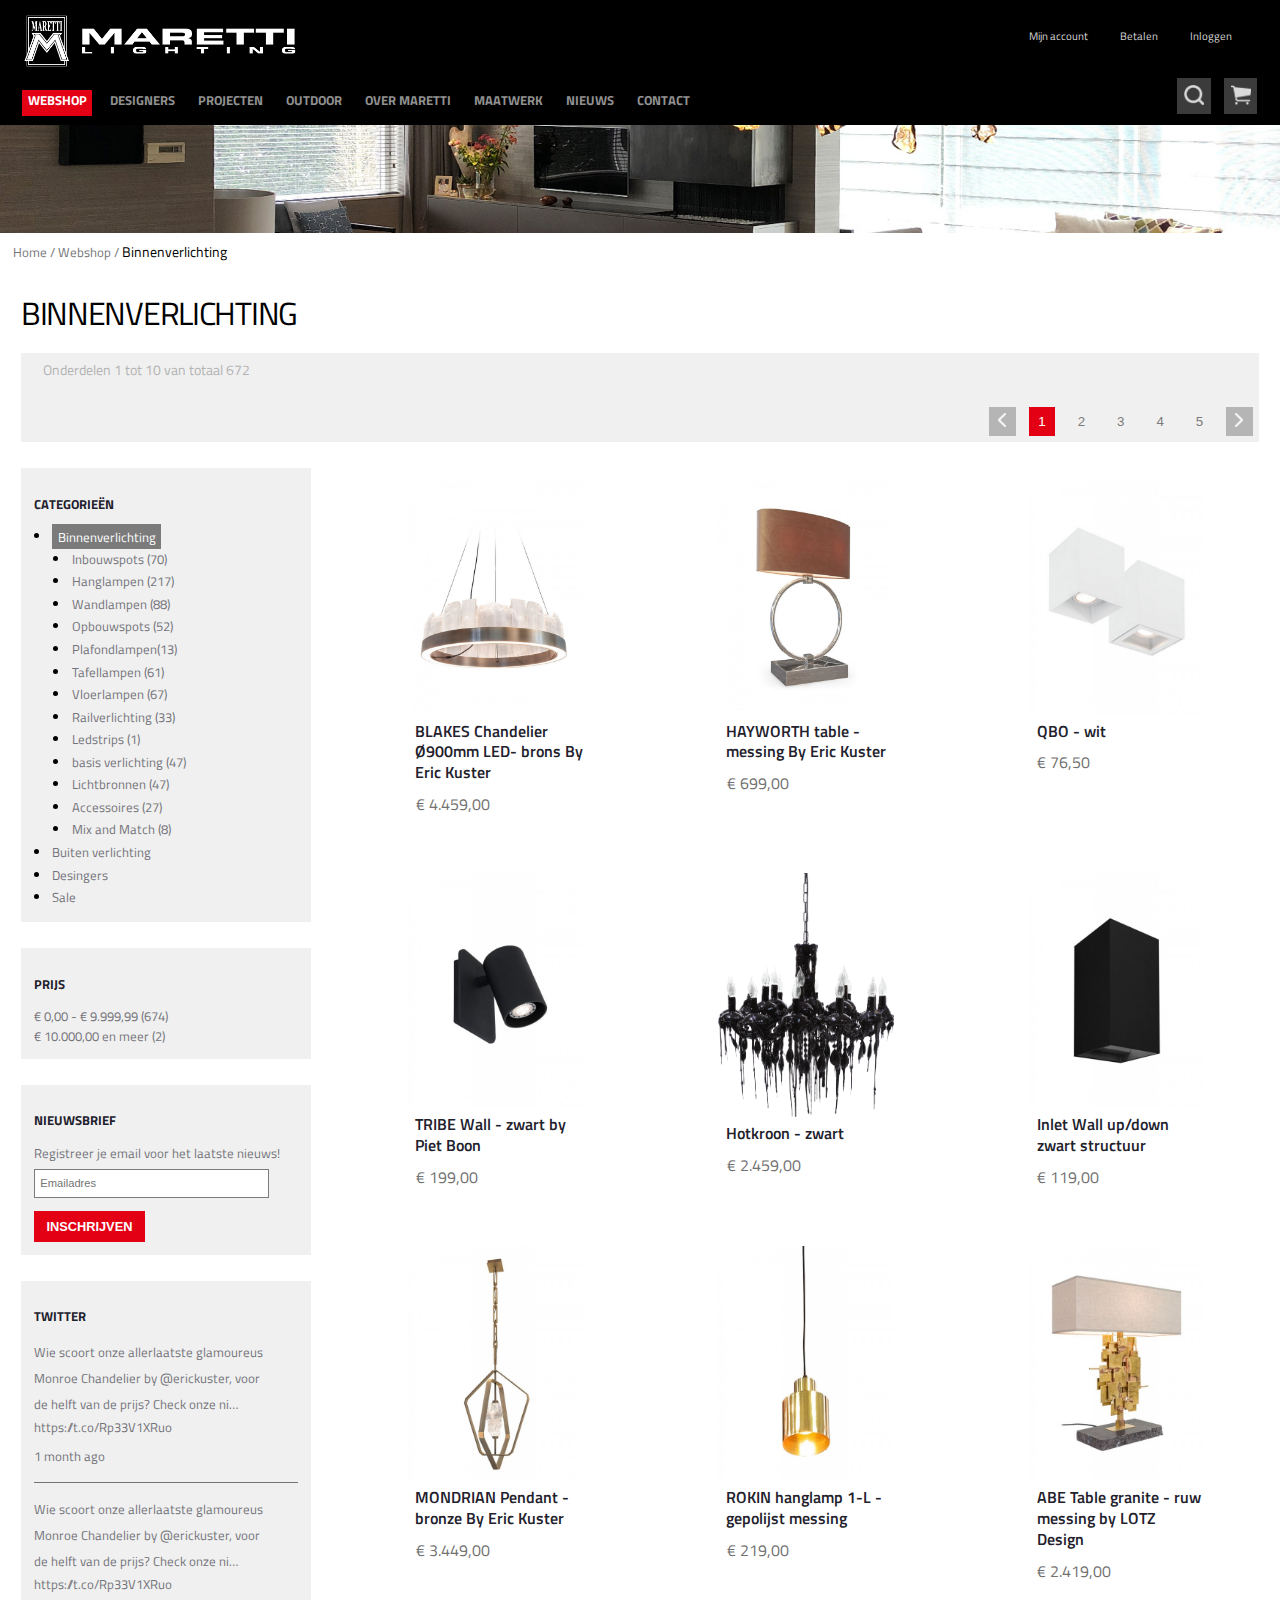
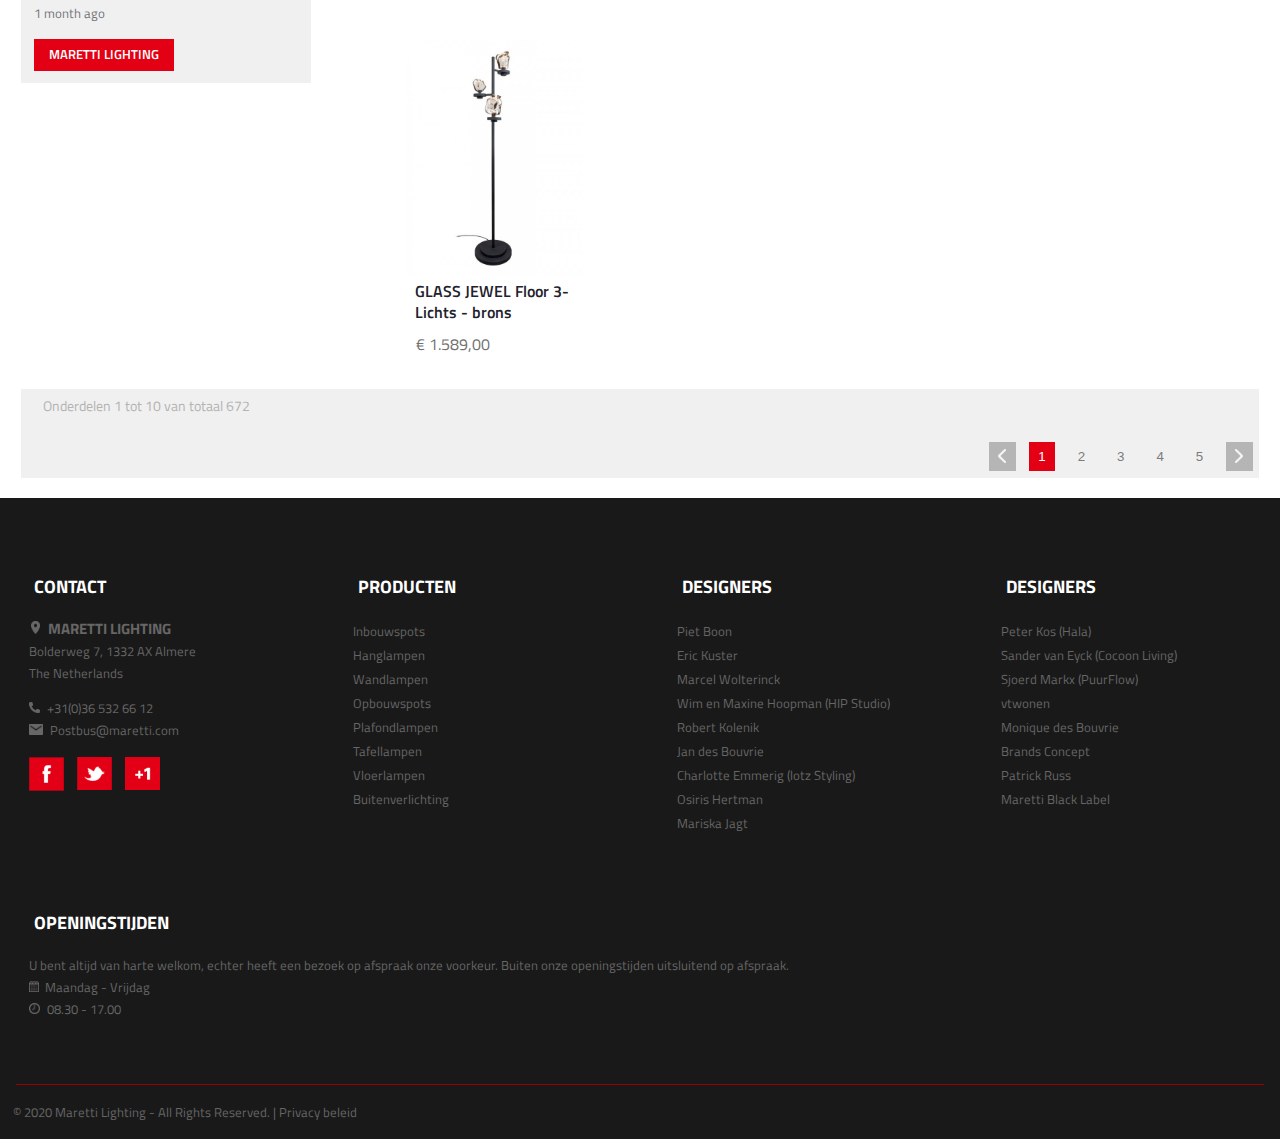
<file: basiswebsite/webshop.html>
<!doctype html>
<html lang="nl">

<head>
    <meta charset="UTF-8">
    <meta name="author" content="Bo Heins">
    <meta name="viewport" content="width=device-width, initial-scale=1">

    <title>Maretti Lighting</title>

    <link rel="shortcut icon" type="image/png" href="images/favincon.png"/>
    <link href="styles/style.css" rel="stylesheet">
    <link href="https://fonts.googleapis.com/css2?family=Titillium+Web:ital,wght@0,200;0,300;0,400;0,600;0,700;0,900;1,200;1,300;1,400;1,600;1,700&display=swap" rel="stylesheet">
</head>

<body id="webshop">
    <header>
        <div>
            <a href="index.html">
                <img src="images/logo.png" alt="Maretti Lighting logo"/>
            </a>

            <ul>
                <li><a href="#">Mijn account</a></li>
                <li><a href="#">Betalen</a></li>
                <li><a href="#">Inloggen</a></li>
            </ul>
        </div>

        <div>
            <button href="#">
                <img alt="Hamburger Menu" src="images/navigatie-hamburgermenu.png">
            </button>

            <nav>
                <ul>
                    <li><a href="webshop.html">Webshop</a></li>
                    <li><a href="#">Designers</a></li>
                    <li><a href="#">Projecten</a></li>
                    <li><a href="#">Outdoor</a></li>
                    <li><a href="#">Over Maretti</a></li>
                    <li><a href="#">Maatwerk</a></li>
                    <li><a href="#">Nieuws</a></li>
                    <li><a href="#">Contact</a></li>
                </ul>
            </nav>

            <ul>
                <li>
                   <form>
                       <input type="text" placeholder="Waar ben je naar opzoek?">
                        <button type="button">
                            <img alt="Vergrootglas- is de zoekknop" src="images/search-icon.png">
                        </button>
                    </form>
                </li>
                <li>
                    <button href="#">
                        <img alt="winkelmand" src="images/winkelwagen-icoon.png">
                    </button>
                </li>
            </ul>
        </div>

        <p>Uw winkelwagen bevat nog geen artikelen.</p>
    </header>

    <div class="woonkamer-img"></div>

    <p class="broodkruimelnavigatie"><a href="index.html">Home</a> / <a href="#">Webshop</a> / <a href="#">Binnenverlichting</a></p>

    <main>
        <h1>Binnenverlichting</h1>

        <section>
           <h4>Verschillende pagina's opties</h4>
            <p>Onderdelen 1 tot 10 van totaal 672</p>

            <div>
               <button><img alt="pijl naar links" src="images/naar-links.png"></button>
                <button>1</button>
                <button>2</button>
                <button>3</button>
                <button>4</button>
                <button>5</button>
                <button><img alt="pijl naar rechts" src="images/naar-rechts.png"></button>
            </div>
        </section>

        <section>
           <h4>Producten op de webshop</h4>
           <article>
                <a href="#">
                    <img alt="Design hanglamp, ontworpen door Eric Kuster" class="afbeeldingveranderen" href="#" src="images/13.0216.03blakeskuster_1.jpg">
                    <h4>BLAKES Chandelier Ø900mm LED- brons By Eric Kuster</h4>
                    <p>€ 4.459,00</p>
                </a>
            </article>

            <article>
                <a href="#">
                    <img alt="Design tafellamp, kap bruin fluweel, binnenzijde goudkleurig" src="images/13.1773.03hayworthtablemesskuster.jpg">
                    <h4>HAYWORTH table - messing By Eric Kuster</h4>
                    <p>€ 699,00</p>
                </a>
            </article>

            <article>
                <a href="#">
                    <img alt="Witte opbouwspot, 60cm bij 60cm" src="images/11.1540_qbo_0005_201.0000.41_cubes_opbouwspot_gu10_wit.jpg">
                    <h4>QBO - wit</h4>
                    <p>€ 76,50</p>
                </a>
            </article>

            <article>
                <a href="#">
                    <img alt="wandlamp met richtbaar armantuur, zwart" src="images/13.7630_tribe_wandlamp_0003_layer_3_2.jpg">
                    <h4>TRIBE Wall - zwart by Piet Boon</h4>
                    <p>€ 199,00</p>
                </a>
            </article>

           <article>
                <a href="#">
                    <img alt="Kroonluchter, zwart met druip effect" src="images/HotKroon.png">
                    <h4>Hotkroon - zwart</h4>
                    <p>€ 2.459,00</p>
                </a>
            </article>

            <article>
                <a href="#">
                    <img alt="Zwarte wandlamp, balk vorm" src="images/inlet_wall_updown.jpg">
                    <h4>Inlet Wall up/down zwart structuur</h4>
                    <p>€ 119,00</p>
                </a>
            </article>

           <article>
                <a href="#">
                    <img alt="Design hanglamp van brons" src="images/13.0210.03mondriaankuster.jpg">
                    <h4>MONDRIAN Pendant - bronze By Eric Kuster</h4>
                    <p>€ 3.449,00</p>
                </a>
            </article>

           <article>
                <a href="#">
                    <img alt="Hanglamp in gepolijst messing" src="images/13.3196.11rokinpolish1l.jpg">
                    <h4>ROKIN hanglamp 1-L - gepolijst messing</h4>
                    <p>€ 219,00</p>
                </a>
            </article>

            <article>
                <a href="#">
                    <img alt="Tafellamp uitgevoerd in ruw messing met granieten voet" src="images/13.8517.11abestonetable.jpg">
                    <h4>ABE Table granite - ruw messing by LOTZ Design</h4>
                    <p>€ 2.419,00</p>
                </a>
            </article>

            <article>
                <a href="#">
                    <img alt="Vloerlamp 3-Lichts, brons, zwart gespoten" src="images/13.1386.03glassjewelfloor3l.jpg">
                    <h4>GLASS JEWEL Floor 3-Lichts - brons</h4>
                    <p>€ 1.589,00</p>
                </a>
            </article>
        </section>

        <section>
            <h4>Opties voor de weergaven van de webshop</h4>
            <p>Onderdelen 1 tot 10 van totaal 672</p>

            <div>
               <button><img alt="pijl naar links" src="images/naar-links.png"></button>
                <button>1</button>
                <button>2</button>
                <button>3</button>
                <button>4</button>
                <button>5</button>
                <button><img alt="pijl naar rechts" src="images/naar-rechts.png"></button>
            </div>
        </section>

        <section>
            <h3>Categorieën</h3>
            <ul>
               <li><a class="binnenverlichting-geselecteerd" href="#">Binnenverlichting</a>
                   <ul>
                       <li><a href="#">Inbouwspots (70)</a></li>
                       <li><a href="#">Hanglampen (217)</a></li>
                       <li><a href="#">Wandlampen (88)</a></li>
                       <li><a href="#">Opbouwspots (52)</a></li>
                       <li><a href="#">Plafondlampen(13)</a></li>
                       <li><a href="#">Tafellampen (61)</a></li>
                       <li><a href="#">Vloerlampen (67)</a></li>
                       <li><a href="#">Railverlichting (33)</a></li>
                       <li><a href="#">Ledstrips (1)</a></li>
                       <li><a href="#">basis verlichting (47)</a></li>
                       <li><a href="#">Lichtbronnen (47)</a></li>
                       <li><a href="#">Accessoires (27)</a></li>
                       <li><a href="#">Mix and Match (8)</a></li>
                   </ul>
               </li>
               <li><a href="#">Buiten verlichting</a></li>
               <li><a href="#">Desingers</a></li>
               <li><a href="#">Sale</a></li>
            </ul>
        </section>

        <section>
            <h3>Prijs</h3>
            <ul>
               <li><a href="#">€ 0,00 - € 9.999,99 (674)</a></li>
               <li><a href="#">€ 10.000,00 en meer (2)</a></li>
            </ul>
        </section>

        <form>
            <h3>Nieuwsbrief</h3>
            <label>Registreer je email voor het laatste nieuws!</label>
            <input type="text" name="email" placeholder="Emailadres">
            <button type="submit">Inschrijven</button>
        </form>

        <section>
            <h3>twitter</h3>
            <p>Wie scoort onze allerlaatste glamoureus Monroe Chandelier by @erickuster, voor de helft van de prijs? Check onze ni…</p><a>https://t.co/Rp33V1XRuo</a>
            <p>1 month ago</p>

            <hr>

            <p>Wie scoort onze allerlaatste glamoureus Monroe Chandelier by @erickuster, voor de helft van de prijs? Check onze ni…</p><a>https://t.co/Rp33V1XRuo</a>
            <p>1 month ago</p>

            <a href="#">Maretti Lighting</a>
        </section>
    </main>

    <footer>
        <section>
            <h5>Contact</h5>

            <p><img alt="locatie icoon" src="images/locatie.png">Maretti lighting</p>
            <p>Bolderweg 7, 1332 AX Almere</p>
            <p>The Netherlands</p>

            <p><img alt="telefoon icoon" src="images/telefoon.png">+31(0)36 532 66 12</p>
            <p><img alt="e-mail icoon" src="images/mail.png">Postbus@maretti.com</p>

            <section>
                <h6>social media</h6>
                <ul>
                    <li><a href="#"><img alt="Facbook icoon" src="images/socialmediaicoon-facebook.png"></a></li>
                    <li><a href="#"><img alt="Twitter icoon" src="images/socialmediaicoon-twitter.png"></a></li>
                    <li><a href="#"><img alt="plus 1 icoon" src="images/socialmediaicoon-1.png"></a></li>
                </ul>
            </section>
        </section>

        <section>
            <h5>Producten</h5>

            <ul>
                <li><a href="#">Inbouwspots</a></li>
                <li><a href="#">Hanglampen</a></li>
                <li><a href="#">Wandlampen</a></li>
                <li><a href="#">Opbouwspots</a></li>
                <li><a href="#">Plafondlampen</a></li>
                <li><a href="#">Tafellampen</a></li>
                <li><a href="#">Vloerlampen</a></li>
                <li><a href="#">Buitenverlichting</a></li>
            </ul>
        </section>

        <section>
            <h5>Designers</h5>

            <ul>
                <li><a href="#">Piet Boon</a></li>
                <li><a href="#">Eric Kuster</a></li>
                <li><a href="#">Marcel Wolterinck</a></li>
                <li><a href="#">Wim en Maxine Hoopman (HIP Studio)</a></li>
                <li><a href="#">Robert Kolenik</a></li>
                <li><a href="#">Jan des Bouvrie</a></li>
                <li><a href="#">Charlotte Emmerig (lotz Styling)</a></li>
                <li><a href="#">Osiris Hertman</a></li>
                <li><a href="#">Mariska Jagt</a></li>
            </ul>
        </section>

        <section>
            <h5>Designers</h5>

            <ul>
                <li><a href="#">Peter Kos (Hala)</a></li>
                <li><a href="#">Sander van Eyck (Cocoon Living)</a></li>
                <li><a href="#">Sjoerd Markx (PuurFlow)</a></li>
                <li><a href="#">vtwonen</a></li>
                <li><a href="#">Monique des Bouvrie</a></li>
                <li><a href="#">Brands Concept</a></li>
                <li><a href="#">Patrick Russ</a></li>
                <li><a href="#">Maretti Black Label</a></li>
            </ul>
        </section>

        <section>
            <h5>Openingstijden</h5>

            <p>U bent altijd van harte welkom, echter heeft een bezoek op afspraak onze voorkeur. Buiten onze openingstijden uitsluitend op afspraak.</p>

            <p><img alt="kalender icoon" src="images/kalendericoon.png">Maandag - Vrijdag</p>
            <p><img alt="klok icoon" src="images/klokicoon.png">08.30 - 17.00</p>
        </section>

        <hr>
        <p>© 2020 Maretti Lighting - All Rights Reserved. | Privacy beleid</p>

    </footer>

    <script src="scripts/script.js"></script>
</body>
</file>
<file: basiswebsite/styles/style.css>
/* CSS Document */
*, *::after, *::before {
 box-sizing:border-box;
 padding: 0;
 margin: 0;
 border: 0;
 outline: 0;
}

/*algemeen*/
body{
    width: 100vw;
    font-family: 'Titillium Web', sans-serif;
    width: 100vw;
    font-size: 1em;
}

header{
    background-color: black;
    position: relative;
}

main{
}

footer{
    background-color: #191919;
    width: 100vw;
    padding: 2em 0 1em 0;
    position: relative;
}

article{
    width: 100vw;
    overflow: hidden;
}

section{

}

h1{
    font-weight: 400;
    text-transform: uppercase;
}

h2{
    color: #000;
    font-size: 1.5em;
    font-weight: 400;
    line-height: 30px;
    text-align: center;
    text-transform: uppercase;
    margin: 1.2em 0;
}

h3{
    font-weight: 700;
    text-transform: uppercase;
    font-size: 1em;
    color: #22212c;
    text-align: center;
}

h4{
    line-height: 1.4;
    text-align: center;
    color: #73737a;
    font-weight: 600;
    font-size: .875em;
    margin-bottom: 4em;
}

h5{
    font-size: 1.125em;
    color: white;
    font-weight: 700;
    text-transform: uppercase;
    margin: 1.5em 0 1em 1em ;
}

p{
    color: #000;
    font-size: 1em;
    line-height: 26px;
    text-align: center;
    width: 90%;
    margin-left: auto;
    margin-right: auto;
}

a{
    text-decoration: none;
    cursor: pointer;
}

button{
    text-decoration: none;
    cursor: pointer;
}

form{
    position: relative;
}

input{
    position: absolute;
    right: 2.9em;
    width: 0em;
    height: 2.6em;
    background-color: #292733;
    color: white;
    font-size: .875em;
    z-index: -1;
    transition: 1.2s ease-in-out;
}

hr{
    margin: 2em 1em 0;
    background-color: rgb(153, 0, 0);
    border: none;
    display: block;
    height: 1px;
}

:focus {
  outline: 2px solid Orange;
}









/*header*/
/*eerste section*/

header div:first-of-type{

    display: flex;
    flex-direction: row;
    justify-content: space-around;
    align-items: center;
    flex-wrap: wrap;
    margin: 0 1.5em
}

header div:first-of-type a img{
    width: 17em;
    padding-top: 0.75em;
}

header div:first-of-type ul{
    list-style-type:none;
    display: flex;
    flex-direction: row;
    justify-content: space-between;
    margin-right: 0.5em;
}

header div:first-of-type ul li{
    padding: 0 1em 0.5em 1em;
}

header div:first-of-type ul li a{
    color: #d9d9d9;;
    font-size: 11px;
    text-decoration: none;
    transition: .5s;
}

header div:first-of-type ul li a:hover{
    color: #E30015;;
    font-size: 12px;
    font-weight: 700;
}



/*Tweede section */
header div:nth-of-type(2){
    position: relative;
    background-color: black;
    display: flex;
    flex-direction: row;
    justify-content: space-between;
    margin: 0 1em;
    padding-bottom: .5em;
    align-items: center;
    z-index: 2;
}

header div:nth-of-type(2) nav{
    display: block;
    position: absolute;
    background-color: #000;
    width: 15em;
    top: 2.5em;
    left: -25em;
    transition: 1s;
}

header div:nth-of-type(2) nav.hamburgermenuzichtbaar{
    left: -1em;
}

header div:nth-of-type(2) nav ul{
    display: flex;
    flex-direction: column;
    margin: 1em 0 1em 2em;
}
header div:nth-of-type(2) nav ul li{
    list-style-type: none;
    margin: .2em 0;
}

header div:nth-of-type(2) nav ul li a{
    font-weight: 700;
    line-height: 27px;
    padding: 0 .4em .1em;
    cursor: pointer;
    color: #919191;
    font-size: .8em;
    text-transform: uppercase;
    transition: .25s;
}

header div:nth-of-type(2) nav ul li a:hover{
    background-color: #e30015;
    color: #fff;
    font-size: .9em;
}

header div:nth-of-type(2) > ul{
    list-style-type:none;
    display: flex;
    flex-direction: row;
}

header div:nth-of-type(2) button{
    background-color: black;
    margin: 0 1em;
}

header div:nth-of-type(2) button img{
    width: 12em;
}

header div:nth-of-type(2) ul li button{
    position: relative;
    background-color: #3B3B3B;
    margin: 0 .5em;
    width: 2.5em;
    padding: .5em;
}

header div:nth-of-type(2) ul li button img{
    width: 100%;
    margin-left: 0;
}

header div:nth-of-type(2) ul li button:hover{
    background-color: #E30015;
}

header p{
    position: absolute;
    display: none;
    font-size: 12px;
    right: 20px;
    top: 0em;
    height: 0;
    width: 25em;
}

header p.anders{
    display:block;
    top: 12.5em;
    height: auto;
    z-index: 0;
    background-color: white;
    border: solid 1px #3B3B3B;
    padding: 2em 1em;
    box-shadow: 0 3px 5px #3B3B3B;
}

input.zichtbaar{
    width: 20em;
    right: 2.9em;
    padding-left: 1em;
    z-index: 1;
}

input.zichtbaar:focus{
    background-color: #fff;
    color: #000;
}






/*home pagina*/
/*main*/

/*Deel van de home pagina:Eerste aanzicht met achtergrond afbeelding*/
body#homepage main article.background-img{
    width: 100vw;
    height: 60vh;
    background-image: url(../images/maretti-pand.jpg);
    background-size: cover;
    background-position: center;
    z-index: -2;
}

body#homepage main article:first-of-type{
    display: flex;
    justify-content: center;
    flex-wrap: wrap;
    align-content: center;
}

body#homepage main article:first-of-type h1{
    width: 90%;
    color: white;
    font-weight: 100;
    font-size: 33px;
    text-shadow: 3px 3px 3px #292733;
    text-transform: uppercase;
    text-align: center;
    margin-bottom: .2em;
}

body#homepage main article:first-of-type p{
    color: white;
    font-size: .65em;
    font-weight: 300;
    text-transform: uppercase;
    width: 90%;
    text-align: center;
    line-height: 16px;
    margin-bottom: .5em;
}
body#homepage main article:first-of-type a{
    font-size: .7em;
    line-height: 11px;
    background-color: rgb(122, 122, 122);
    text-align: left;
    border-width: 2px;
    margin: 1em;
    padding: 1.2em 2.5em;
    font-weight: 600;
    color: white;
    box-shadow: inset 0 0 0 #e30015;
    text-decoration: none;
    cursor: pointer;
}

body#homepage main article:first-of-type a:hover{
    background-color: #e30015;
}
body#homepage main article:first-of-type a:active{
    background-color: #820303;
}

body#homepage main article:first-of-type a:nth-of-type(2){
    border: solid 1px rgba(255, 255, 255, 0.5);
    background-color: transparent;
    cursor: pointer;
}

body#homepage main article:first-of-type a:nth-of-type(2):hover{
    background-color: rgb(227, 0, 21, .7);
}

body#homepage main article:first-of-type a:nth-of-type(2):active{
    background-color: rgb(130, 3, 3, .7);
}




/*Deel van de home pagina: welkom bij Maretti*/
body#homepage main article:nth-of-type(2) p:first-of-type{
    color: rgb(147, 147, 147);
    font-size: 17px;
    line-height: 20px;
    margin-top: 1.5em;
    margin-bottom: 1em;
}

body#homepage main article:nth-of-type(2) a{
    display: block;
    position: relative;
    margin: 1.5em auto 2em auto;
    width: 9em;
    background-color: #e30015;
    cursor: pointer;
    font-size: 0.9em;
    line-height: 11px;
    border-width: 2px;
    padding: 1em;
    text-align: center;
    font-weight: 600;
    color: white;
    text-decoration: none;
    transition: 1s;
    box-shadow: inset 0 0 0 #000;
}

body#homepage main article:nth-of-type(2) a:hover{
    box-shadow: inset 12em 0 0 #000;
}

body#homepage main article:nth-of-type(2) a:active
body#webshop main > form button:hover,
body#webshop main > section:nth-of-type(6) a:last-of-type:active{
    box-shadow: -2px -2px 5px #292733;
    background-color: #820303;
}
/*einde main*/



/*Deel van de home pagina: verschillende projecten*/
body#homepage > section section{
    display: block;
    position: relative;
    overflow: hidden;
    margin: 1em 5vw;
    width: 90vw;
    max-width: 25em;
    height: 30em;
    padding-bottom: 4em;
}

body#homepage > section section h2{
    position: absolute;
    margin: -10000em;
}

body#homepage > section section p{
    line-height: 1.4;
    text-align: center;
    color: #73737a;
    font-weight: 600;
    font-size: .875em;
}

body#homepage > section section img{
    height: 100%;
    width: 100%;
    max-width: 30em;
    object-fit: cover;
}

body#homepage > section section button{
    position: absolute;
    left: 0;
    z-index: 10;
    width: 3em;
    height: 2.5em;
    top: 15em;
    transform: translateY(-50%);
    padding: 0 .5em;
    background-color: rgba(74, 74, 74, .8);
    box-shadow: 3px 3px 5px #292733;
}

body#homepage > section section button:hover{
    background-color: #e30015;
    opacity: .8;
}

body#homepage > section section button:active{
    background-color: #820303;
    opacity: .8;
}

body#homepage > section section button:nth-of-type(2){
    right: 0;
    left: auto;
}

body#homepage > section section button img{
    padding: .5em;
}






/*Deel van de home pagina: Maatwerk met achtergrond afbeelding van kroonluchter*/
body#homepage > article{
    width: 100vw;
    height: 100vh;
    position: relative;
    margin-top: 1.5em;
    display: flex;
    justify-content: center;
    flex-wrap: wrap;
}

article.hotKroon{
    width: 100vw;
    height: 60vh;
    background-image: url(../images/HotKroon.png);
    background-size: cover;
    background-position: center;
    z-index: -2;
    background-color: black;
    margin-bottom: 2em;

}

body#homepage > article h2{
    width: 90%;
    color: white;
    font-weight: 300;
    font-size: 1.125em;
    text-shadow: 3px 3px 3px #292733;
    text-transform: uppercase;
    text-align: center;
    margin: 3em 0 .5em 0;
    height: 1em;
}

body#homepage > article p:first-of-type{
    width: 90%;
    color: white;
    font-weight: 400;
    font-size: 0.875em;
    text-transform: uppercase;
    text-align: center;
    margin: 0 0 13em 0;
}

body#homepage > article p:last-of-type{
    width: 90%;
    color: white;
    text-shadow: 2px 2px 2px #292733;
    font-weight: 500;
    font-size: 0.75em;
    text-align: center;
    margin: 0 0 .7em 0;
    line-height: 1.5em;
}

body#homepage > article a{
    display: block;
    margin: 1em auto 2em auto;
    width: 9em;
    height: 3em;
    background-color: white;
    font-size: 0.9em;
    line-height: 11px;
    border-width: 2px;
    padding: 1em;
    text-align: center;
    font-weight: 600;
    color: black;
    box-shadow: 3px 3px 5px #292733;
    text-transform: uppercase;
    cursor: pointer;
}

body#homepage > article a:hover{
    background-color: #e30015;
    color: white;
    box-shadow: 3px 3px 5px #292733;
}

body#homepage > article a:active{
    background-color: #820303;
    color: white;
    box-shadow: -3px -3px 5px #292733;
}




/*Deel van de home pagina: Nieuwe amaturen*/
/*Bevat ook code van de webshop pagina: lampen die gekocht kunnen worden*/
body#homepage > section:nth-of-type(2) > div{
    overflow-x: scroll;
}

body#homepage > section:nth-of-type(2) > div div{
    width: 200vw;
}

body#homepage > section:nth-of-type(2) > div div{
    display: grid;
    grid-template-columns: 1fr 1fr 1fr 1fr;
    grid-gap: 1em;
    margin: 0 1em;
}

body#homepage > section:nth-of-type(2) > div div article,
body#webshop main section article {
    width: 45vw;
    max-width: 12em;
/*    height: 100%;*/
    padding: .5em .5em 1em .5em;
    margin: 1em 0;
    position: relative;
    transition: .25s;
}

body#homepage > section:nth-of-type(2) > div div article:hover,
body#webshop main section article:hover{
    box-shadow: 1px 3px 10px #dbd9d9;

}

body#homepage > section:nth-of-type(2) > div div article:active,
body#webshop main section article:active{
    box-shadow: inset 1px 3px 10px #dbd9d9;
}

body#homepage > section:nth-of-type(2) > div div article a img,
body#webshop main section article a img{
    width: 100%;
}

body#homepage > section:nth-of-type(2) > div div article a h4,
body#webshop main section article a h4{
    color: #22212c;
    text-align: left;
    font-size: 1em;
    font-weight: 600;
    line-height: 1.3em;
    margin: 0 0 0 .5em;
}

body#homepage > section:nth-of-type(2) > div div article a p,
body#webshop main section article a p{
    color: #717171;
    margin-top: .5em;
    text-align: left;
}

body#webshop main section > h4{
    position: absolute;
    margin: -10000em;
}
/*einde home pagina*/







/*webshop pagina*/
/*Deel van de webshop pagina: boven de main*/
div.woonkamer-img{
    width: 100vw;
    height: 12vh;
    background-image: url(../images/woonkamer.jpeg);
    background-size: cover;
    background-position: center;
    position: relative;
    z-index: -2;
}

body#webshop > p{
    display: block;
    margin: .5em 0 0 1em;
    font-size: .8em;
    text-align: left;
    color: #73737a;
}
body#webshop > p a{
    transition: 1s;
    color: #73737a;
}

body#webshop p a:last-of-type{
    font-size: 1.1em;
    color: black;
}

body#webshop p a:hover{
    font-size: 1.1em;
    color: #E30015;
    font-weight: bold;
}

body#webshop main h1{
    letter-spacing: -.04em;
    margin: .5em 0 .5em 0.4em;
}


/*main*/
body#webshop main{
    display: grid;
    grid-template-columns: 1fr;
}

body#webshop main section:nth-of-type(2){
    display: grid;
    grid-template-columns: 1fr 1fr;
    padding-left: 1em;
    justify-items: center;
}

/*Toolbar op de pagina*/
body#webshop main > section:first-of-type,
body#webshop main > section:nth-of-type(3){
    background-color: #f0f0f0;
    font-size: .8em;
    margin: .5em 1em;
    text-align: left;
    width: auto;
    margin: 0 1em 1em;
}


body#webshop main > section:first-of-type p,
body#webshop main > section:nth-of-type(3) p{
    text-align: left;
    margin: inherit;
    width: auto;
    padding: .5em .7em;
    font-size: 1.1em;
    color: #b3b3b3;
    line-height: 1.4;
}

body#webshop main > section:first-of-type div,
body#webshop main > section:nth-of-type(3) div{
    display: flex;
    justify-content: flex-end;
}

body#webshop main > section:first-of-type div button,
body#webshop main > section:nth-of-type(3) div button{
    margin: .5em;
    padding: .5em .7em;
    background-color: transparent;
    color: #7b7b7b;
    transition: .2s;

}

body#webshop main > section:first-of-type div button:hover,
body#webshop main > section:nth-of-type(3) div button:hover{
    background-color: #E30015;
    color: white;
    box-shadow: -1px -1px 3px #877a7a;
}

body#webshop main > section:first-of-type div button:active,
body#webshop main > section:nth-of-type(3) div button:active{
    box-shadow: inset -1px -1px 3px #877a7a;
}

body#webshop main > section:first-of-type button img,
body#webshop main > section:nth-of-type(3) button img{
    width: 1em;
/*    background-color: #b3b3b3;*/
    padding: .2em;
}

body#webshop main > section:first-of-type div button:first-of-type,
body#webshop main > section:first-of-type div button:last-of-type,
body#webshop main > section:nth-of-type(3) div button:first-of-type,
body#webshop main > section:nth-of-type(3) div button:last-of-type{
    background-color: #7b7b7b;
    opacity: .5;
    padding: .3em .5em .2em .5em;
    transition: .2s;
}

body#webshop main > section:first-of-type div button:first-of-type:hover,
body#webshop main > section:first-of-type div button:last-of-type:hover,
body#webshop main > section:nth-of-type(3) div button:first-of-type:hover,
body#webshop main > section:nth-of-type(3) div button:last-of-type:hover{
    opacity: 1;
}

body#webshop main > section:first-of-type div button:nth-of-type(2),
body#webshop main > section:nth-of-type(3) div button:nth-of-type(2){
    background-color: #E30015;
    color: white;
}






/*Deel van de webshop pagina: categorieen, prijs, nieuwsbrief en twitter*/
body#webshop main > form,
body#webshop main > section:nth-of-type(4),
body#webshop main > section:nth-of-type(5),
body#webshop main > section:nth-of-type(6){
    background-color: #f0f0f0;
    font-size: .8em;
    margin: 1em;
    text-align: left;
    padding: 1em;
}

body#webshop main > form h3,
body#webshop main > section:nth-of-type(4) h3,
body#webshop main > section:nth-of-type(5) h3,
body#webshop main > section:nth-of-type(6) h3{
    text-align: left;
    margin: 1em 0;
}

/*Deel van de webshop pagina: categorieen en prijs*/
body#webshop main > section:nth-of-type(4) ul li{
    list-style: disc inside none;
    margin: .2em 0;
}

body#webshop main > section:nth-of-type(5) ul li{
    list-style-type: none;
}

body#webshop main > section:nth-of-type(4) ul li a,
body#webshop main > section:nth-of-type(5) ul li a{
    color: #73737a;
    transition: .2s;
}

body#webshop main > section:nth-of-type(4) ul li a:hover,
body#webshop main > section:nth-of-type(5) ul li a:hover{
    background-color: #7b7b7b;
    color: #fff;
    padding: .2em .4em;
    box-shadow: -1px -1px 3px #292733;
}

body#webshop main > section:nth-of-type(4) ul li a:active,
body#webshop main > section:nth-of-type(5) ul li a:active{
    box-shadow: inset -1px -1px 3px #292733;
}

body#webshop main > section:nth-of-type(4) ul li a.binnenverlichting-geselecteerd{
    background-color: #7b7b7b;
    color: #fff;
    padding: .2em .4em;
}

body#webshop main > section:nth-of-type(4) ul li ul li{
    padding-left: 1.5em;
}



/*Deel van de webshop pagina: nieuwsbrief*/
body#webshop main > form label{
    color: #73737a;
}

body#webshop main > form input{
    position: relative;
    display: block;
    left: 0;
    width: 21em;
    margin: .5em 0;
    background-color: #fff;
        color: #000;
    border: solid .5px #7b7b7b;
    z-index: 1;
    padding: .5em;
}

body#webshop main > form input:focus{
    background-color: #dbd9d9;
}

body#webshop main > form button{
    display: block;
    margin: 1em 0 0 0;
    width: auto;
    background-color: #e30015;
    cursor: pointer;
    font-size: 1em;
    line-height: 11px;
    border-width: 2px;
    padding: .8em 1em;
    text-align: center;
    font-weight: 600;
    color: white;
    text-decoration: none;
    text-transform: uppercase;
    box-shadow: inset 0 0 0 #000;
    transition: .5s;
}

body#webshop main > form button:hover{
    box-shadow: inset 10em 0 0 #000;
}


/*Deel van de webshop pagina: twitter*/
body#webshop main > section:nth-of-type(6) p,
body#webshop main > section:nth-of-type(6) a{
    color: #73737a;
    text-align: left;
    margin: 0;
}

body#webshop main > section:nth-of-type(6) p:nth-of-type(2),
body#webshop main > section:nth-of-type(6) p:last-of-type{
    margin: .5em 0;
}

body#webshop main > section:nth-of-type(6) hr{
    background-color: #73737a;
    margin: 1em 0;
}

body#webshop main > section:nth-of-type(6) a:last-of-type{
    display: block;
    margin: 1em 0 0 0;
    width: 11em;
    background-color: #e30015;
    cursor: pointer;
    font-size: 1em;
    line-height: 11px;
    border-width: 2px;
    padding: .8em 1em;
    text-align: center;
    font-weight: 600;
    color: white;
    text-decoration: none;
    text-transform: uppercase;
    box-shadow: inset 0 0 0 #000;
    transition: .5s;
}

body#webshop main > section:nth-of-type(6) a:last-of-type:hover{
    box-shadow: inset 12em 0 0 #000;
}
/*einde webshop pagina*/




/*footer*/
footer section{
    margin: 1em;
}
footer li{
    list-style: none;
}

footer p,
footer section ul li a{
    color: #666666;
    text-align: left;
    line-height: 22px;
    font-size: .8em;
    margin-left: 1em;
    position: relative;
    transition: .25s;
}

footer section ul li a:hover{
    color: #E30015;
    font-weight: 700;
}

footer section ul li a:active{
  color: #820303;
}

footer > section:nth-of-type(2) ul li a:after,
footer > section:nth-of-type(3) ul li a:after,
footer > section:nth-of-type(4) ul li a:after{
    content: "";
    height: 1px;
    width: 100%;
    background-color: #e30015;
    position: absolute;
    bottom: 0;
    left: 0;
    transform: scaleX(0);
    transition: .25s;
}
footer section ul li a:hover:after{
    transform: scaleX(1);
}



/*Deel van de webshop pagina: footer contact*/
footer section:first-of-type p:first-of-type{
    font-weight: bold;
    font-size: 15px;
    text-transform: uppercase;
}
footer section:first-of-type p:nth-of-type(3),
footer section:first-of-type p:nth-of-type(6){
    margin-bottom: 1em;
}

footer section:first-of-type p img,
footer section:nth-of-type(5) p img{
    height: .9em;
    margin:  0 .5em 0 0;
}

footer section:first-of-type section h6{
    position: absolute;
    margin: -100000em;
}


/*Deel van de webshop pagina: footer contact social media icoontjes*/
footer section:first-of-type section{
    margin: 0;
}

footer section:first-of-type section ul{
    display: flex;
    flex-direction: row;
    justify-content: flex-start;
    align-content: center;
    margin: 1em 0;
}
footer section:first-of-type section li{
    width: 3em;
    position: relative;
}
footer section:first-of-type section li a{
    display: block;
}

footer section:first-of-type section li a img{
    width: 100%;
}
footer section:first-of-type section li a img:hover{
    box-shadow: 3px 3px 7px #3d0202;
    width: 110%;
    position: absolute;
}

footer section:first-of-type section li a img:active{
    box-shadow: -3px -3px 7px #3d0202;
    width: 90%;
    position: absolute;
}












@media (min-width: 28em) {
    body#homepage > section section{
        margin: 0 auto;
    }

    footer{
        display: grid;
        grid-template-columns: 1fr 1fr;
        grid-gap: 1em;
    }
    footer >section:nth-of-type(5),
    footer hr,
    footer >p{
        grid-column: 1/-1;
    }
}

@media (min-width: 35em) {
    header div:first-of-type{
    justify-content: space-between;
    }
    header p.anders{
    top: 10em;
    }
}


@media (min-width: 43em) {
    p{
        max-width: 80vw;
    }

    body#homepage main article:first-of-type p{
        margin: 0 20vw;
        font-size: .8em;
    }

    body#homepage > section:first-of-type{
        display: grid;
        grid-template-columns: 1fr 1fr 1fr;
        width: 100vw;
        grid-gap: 1em;
        margin: 5em 0;
    }

    body#homepage > section section{
        width: 30vw;
        height: 30vh;
    }
    body#homepage > section section button{
        top: 40%;
        transform: translateY(-50%);
    }
    body#homepage > article p:last-of-type{
        font-size: .9em;
        margin: 0 10vw;
    }

    body#homepage > section:nth-of-type(2) > div div{
        width: 130vw;
    }

    body#homepage > section:nth-of-type(2) > div div article {
        width: 45vw;
        max-width: 12em;
    }

    body#webshop main{
        display: grid;
        grid-template-columns: 1fr 1fr 1fr 1fr;
        padding: .5em
    }
    body#webshop main > h1{
        grid-area: 1 / 1 / 2 /-1;
        order: -1;
    }
    body#webshop main > section:first-of-type{
        grid-area: 2 / 1 / 2 /-1;
        order: 0;
    }
    body#webshop main > section:nth-of-type(2){
        order: 1;
        grid-area: 3 / 2 / 8 /-1
    }
    body#webshop main > section:nth-of-type(3){
        grid-column: 1/-1;
        order: 2;
    }

    footer{
        grid-template-columns: 1fr 1fr 1fr;
    }

    footer >section:nth-of-type(5){
        grid-column: 2/-1;
    }

}


@media(min-width: 60em) {
    header div:nth-of-type(2) > button{
        display: none;
    }

    header div:nth-of-type(2) nav{
        position: relative;
        left: 0;
        top: 0;
        margin-top: .5em;
        transition: 0;
        width: auto;
    }
    header div:nth-of-type(2) nav ul{
        flex-direction: row;
        margin: 0;
    }
    header div:nth-of-type(2) nav li{
        text-align: left;
        position: relative;
        float: left;
        margin-left: .5em;
    }
    header div:nth-of-type(2) nav li a{
        transition: .25s;
        padding: .5em;
        margin: 0 .5em;
    }
    header div:nth-of-type(2) nav ul li a:hover{
        font-size: .8em;
    }

    header div:nth-of-type(2) nav li:first-of-type a,
    header div:nth-of-type(2) nav li:hover a{
        background-color: #e30015;
        color: #fff;
        padding-bottom: .5em;
    }

    body#homepage > section:nth-of-type(2) > div{
        width: 100vw;
    }
    body#homepage > section:nth-of-type(2) > div div{
        display: grid;
        grid-template-columns: 1fr 1fr 1fr 1fr ;
        grid-gap: 1em;
        padding-left: 1em;
        width: 100%;
        margin: 0;
    }

    footer{
        grid-template-columns: 1fr 1fr 1fr 1fr;
    }

    footer >section:nth-of-type(5){
        grid-column: 1/-1;
    }

    body#webshop main{
        grid-template-columns: 1fr 1fr 1fr 1fr;
    }
    body#webshop main section:nth-of-type(2){
    grid-template-columns: 1fr 1fr 1fr;


}

@media (min-width: 82em){
    body#homepage > section section{
        max-width: 24.375em;
        max-height: 18em;
    }

    footer{
        grid-template-columns: 1fr 1fr 1fr 1fr 1fr;
    }

    footer >section:nth-of-type(5){
        grid-column: 5/-1;
    }
}
</file>
